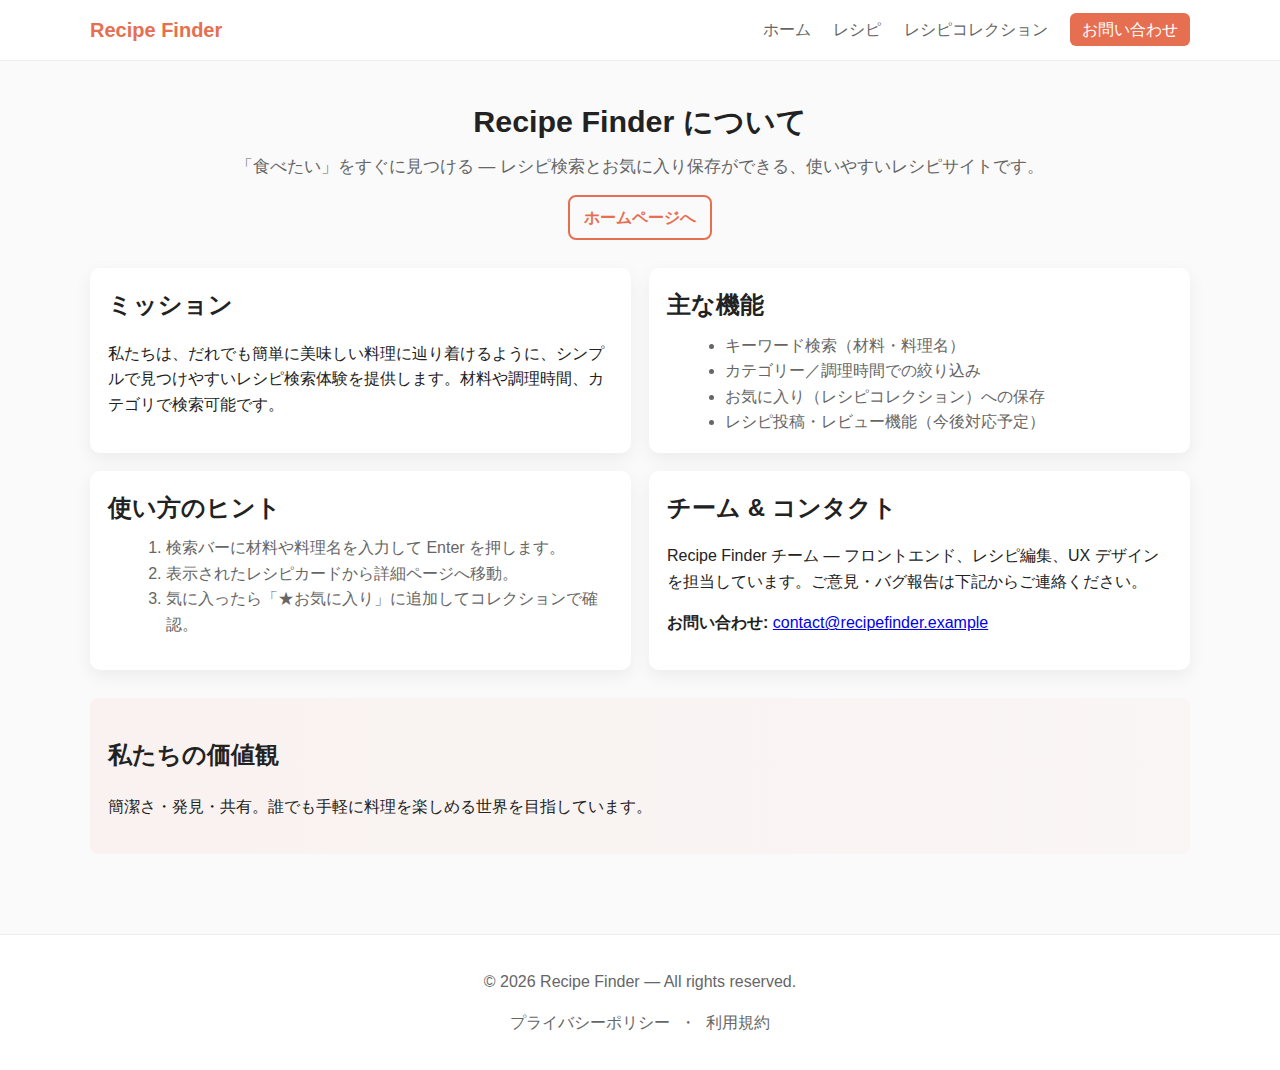
<file: about.html>
<!DOCTYPE html>
<html lang="ja">
<head>
<meta charset="utf-8" />
<meta name="viewport" content="width=device-width,initial-scale=1" />
<title>Recipe Finder — サイトについて</title>
<link rel="stylesheet" href="./styles/about.css">
</head>
<body>
<header class="site-header">
<div class="container header-inner">
<a class="logo" href="index.html" aria-label="Recipe Finder ホームへ">Recipe Finder</a>
<nav class="global-nav" aria-label="グローバルナビゲーション">
<a href="index.html">ホーム</a>
<a href="./recipeFinder.html">レシピ</a>
<a href="./recipeCollection.html">レシピコレクション</a>
<a href="./contact.html" class="btn-primary">お問い合わせ</a>
</nav>
</div>
</header>
<main class="container main-content">
<section class="hero">
<h1>Recipe Finder について</h1>
<p class="lead">「食べたい」をすぐに見つける — レシピ検索とお気に入り保存ができる、使いやすいレシピサイトです。</p>
<a class="home-btn" href="./recipeFinder.html">ホームページへ</a>
</section>
<section class="about-grid">
<article class="card">
<h2>ミッション</h2>
<p>私たちは、だれでも簡単に美味しい料理に辿り着けるように、シンプルで見つけやすいレシピ検索体験を提供します。材料や調理時間、カテゴリで検索可能です。</p>
</article>
<article class="card">
<h2>主な機能</h2>
<ul>
<li>キーワード検索（材料・料理名）</li>
<li>カテゴリー／調理時間での絞り込み</li>
<li>お気に入り（レシピコレクション）への保存</li>
<li>レシピ投稿・レビュー機能（今後対応予定）</li>
</ul>
</article>
<article class="card">
<h2>使い方のヒント</h2>
<ol>
<li>検索バーに材料や料理名を入力して Enter を押します。</li>
<li>表示されたレシピカードから詳細ページへ移動。</li>
<li>気に入ったら「★お気に入り」に追加してコレクションで確認。</li>
</ol>
</article>
<article class="card">
<h2>チーム & コンタクト</h2>
<p>Recipe Finder チーム — フロントエンド、レシピ編集、UX デザインを担当しています。ご意見・バグ報告は下記からご連絡ください。</p>
<p><strong>お問い合わせ:</strong> <a href="mailto:contact@recipefinder.example">contact@recipefinder.example</a></p>
</article>
</section>
<section class="values">
<h2>私たちの価値観</h2>
<p>簡潔さ・発見・共有。誰でも手軽に料理を楽しめる世界を目指しています。</p>
</section>
</main>
<footer class="site-footer">
<div class="container">
<p>© <span id="year"></span> Recipe Finder — All rights reserved.</p>
<p class="small"><a href="privacy.html">プライバシーポリシー</a> ・ <a href="terms.html">利用規約</a></p>
</div>
</footer>
<script>
   // フッターの年を現在年で表示
   document.getElementById('year').textContent = new Date().getFullYear();
</script>
</body>
</html>
</file>
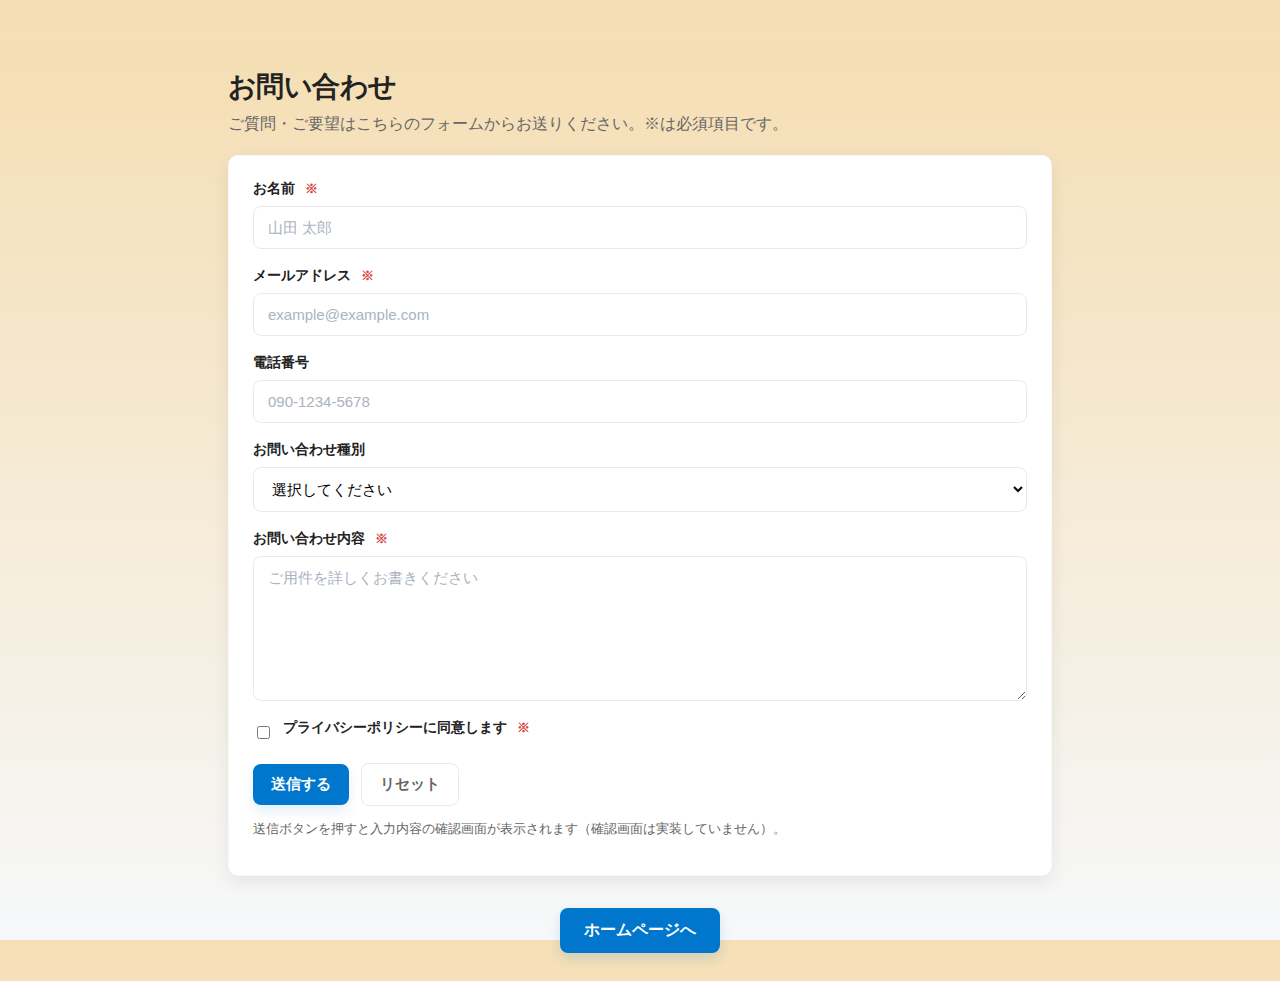
<file: contact.html>
<!doctype html>
<html lang="ja">
<head>
<meta charset="utf-8" />
<meta name="viewport" content="width=device-width,initial-scale=1" />
<title>お問い合わせ</title>
<link rel="stylesheet" href="./styles/contact.css" />
</head>
<body>
<main class="container">
<h1 class="page-title">お問い合わせ</h1>
<p class="intro">ご質問・ご要望はこちらのフォームからお送りください。※は必須項目です。</p>
<form class="contact-form" action="#" method="post" novalidate>
<div class="form-row">
<label for="name">お名前 <span class="required">※</span></label>
<input id="name" name="name" type="text" placeholder="山田 太郎" required aria-required="true" />
</div>
<div class="form-row">
<label for="email">メールアドレス <span class="required">※</span></label>
<input id="email" name="email" type="email" placeholder="example@example.com" required aria-required="true" />
</div>
<div class="form-row">
<label for="phone">電話番号</label>
<input id="phone" name="phone" type="tel" placeholder="090-1234-5678" />
</div>
<div class="form-row">
<label for="category">お問い合わせ種別</label>
<select id="category" name="category">
<option value="">選択してください</option>
<option>製品について</option>
<option>ご注文・配送</option>
<option>採用・取材</option>
<option>その他</option>
</select>
</div>
<div class="form-row">
<label for="message">お問い合わせ内容 <span class="required">※</span></label>
<textarea id="message" name="message" rows="7" placeholder="ご用件を詳しくお書きください" required aria-required="true"></textarea>
</div>
<div class="form-row checkbox-row">
<input id="privacy" name="privacy" type="checkbox" required aria-required="true" />
<label for="privacy" class="checkbox-label">プライバシーポリシーに同意します <span class="required">※</span></label>
</div>
<div class="form-actions">
<button type="submit" class="btn-submit">送信する</button>
<button type="reset" class="btn-reset">リセット</button>
</div>
<p class="note">送信ボタンを押すと入力内容の確認画面が表示されます（確認画面は実装していません）。</p>
</form>
<div class="home-button-wrapper">
    <a href="./recipeFinder.html" class="btn-home">ホームページへ</a>
</div>
</main>
</body>
</html>
</file>
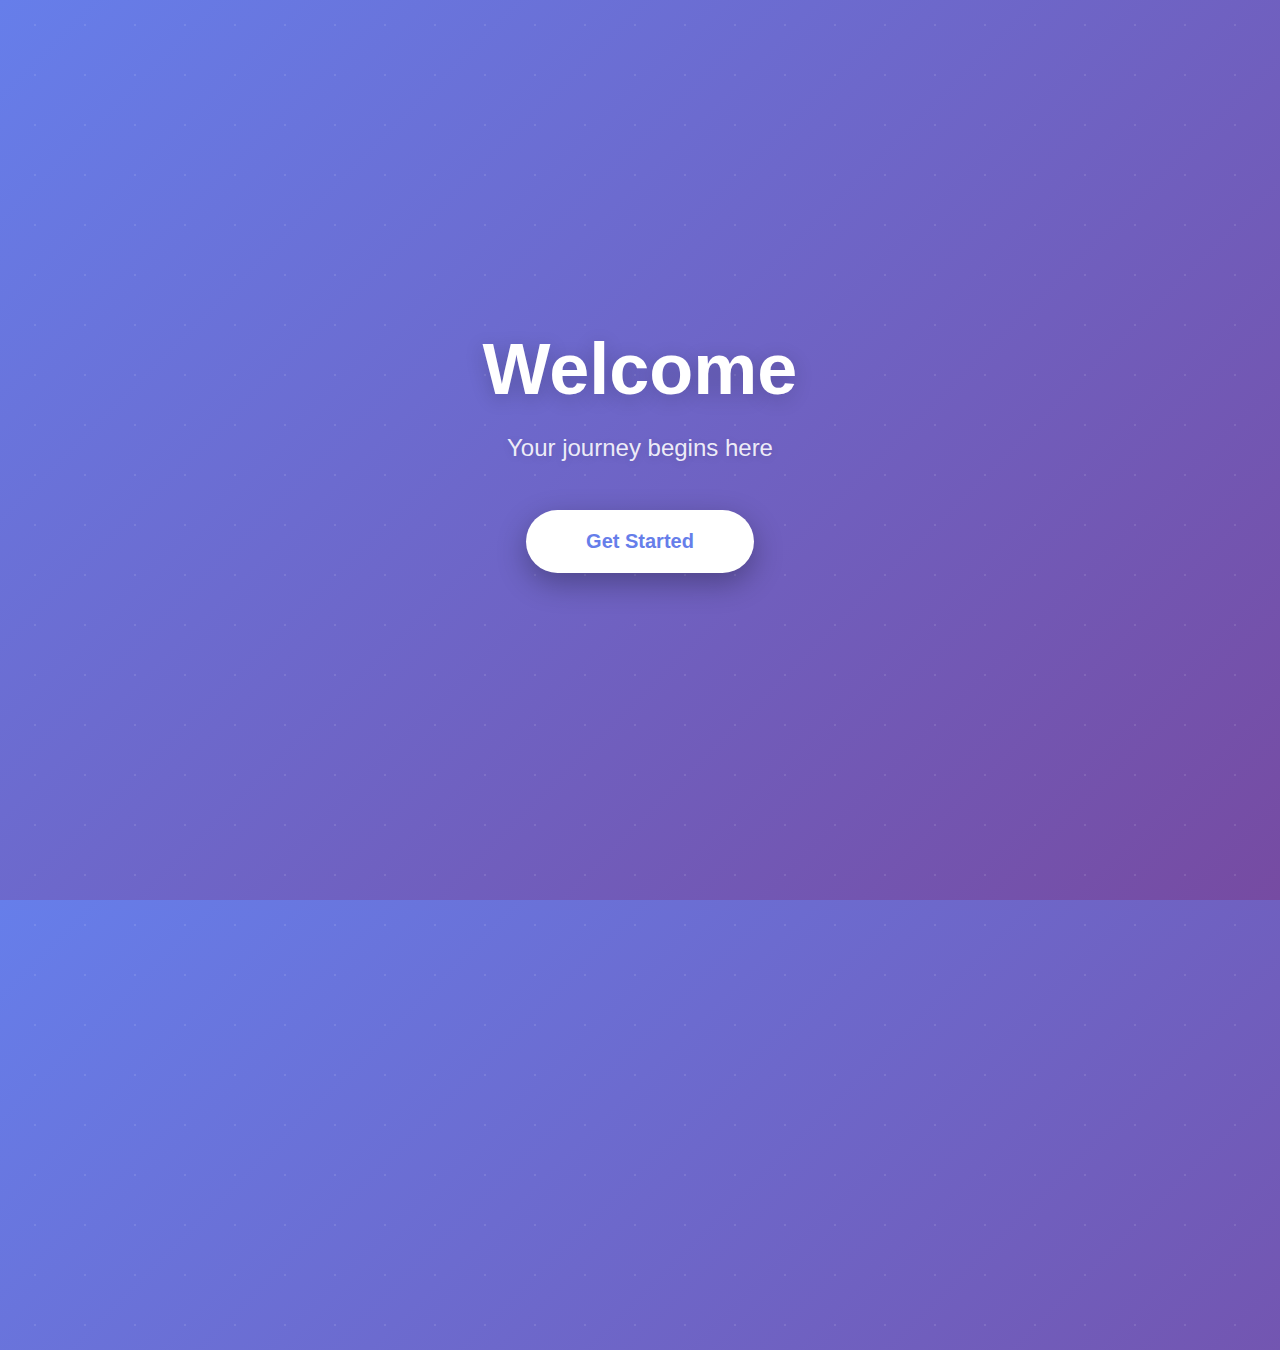
<file: getStarted.html>
<!DOCTYPE html>
<html lang="en">
<head>
    <meta charset="UTF-8">
    <meta name="viewport" content="width=device-width, initial-scale=1.0">
    <title>Get Started</title>
    <style>
        * {
            margin: 0;
            padding: 0;
            box-sizing: border-box;
        }

        body {
            font-family: -apple-system, BlinkMacSystemFont, 'Segoe UI', Roboto, Oxygen, Ubuntu, Cantarell, sans-serif;
            min-height: 100vh;
            display: flex;
            align-items: center;
            justify-content: center;
            background: linear-gradient(135deg, #667eea 0%, #764ba2 100%);
            position: relative;
            overflow: hidden;
        }

        body::before {
            content: '';
            position: absolute;
            width: 200%;
            height: 200%;
            background: radial-gradient(circle, rgba(255,255,255,0.1) 1px, transparent 1px);
            background-size: 50px 50px;
            animation: moveBackground 20s linear infinite;
        }

        @keyframes moveBackground {
            0% {
                transform: translate(0, 0);
            }
            100% {
                transform: translate(50px, 50px);
            }
        }

        .container {
            text-align: center;
            z-index: 1;
            animation: fadeIn 1s ease-out;
        }

        @keyframes fadeIn {
            from {
                opacity: 0;
                transform: translateY(30px);
            }
            to {
                opacity: 1;
                transform: translateY(0);
            }
        }

        h1 {
            font-size: 72px;
            color: white;
            font-weight: 700;
            margin-bottom: 24px;
            text-shadow: 0 4px 20px rgba(0, 0, 0, 0.2);
        }

        p {
            font-size: 24px;
            color: rgba(255, 255, 255, 0.9);
            margin-bottom: 48px;
            text-shadow: 0 2px 10px rgba(0, 0, 0, 0.1);
        }

        .btn {
            display: inline-block;
            padding: 20px 60px;
            background: white;
            color: #667eea;
            font-size: 20px;
            font-weight: 600;
            border: none;
            border-radius: 50px;
            cursor: pointer;
            text-decoration: none;
            transition: all 0.3s ease;
            box-shadow: 0 10px 30px rgba(0, 0, 0, 0.3);
        }

        .btn:hover {
            transform: translateY(-5px);
            box-shadow: 0 15px 40px rgba(0, 0, 0, 0.4);
            background: #f8f9fa;
        }

        .btn:active {
            transform: translateY(-2px);
        }

        @media (max-width: 768px) {
            h1 {
                font-size: 48px;
            }
            p {
                font-size: 18px;
            }
            .btn {
                padding: 16px 48px;
                font-size: 18px;
            }
        }
    </style>
</head>
<body>
    <div class="container">
        <h1>Welcome</h1>
        <p>Your journey begins here</p>
        <button class="btn" onclick="handleGetStarted()">Get Started</button>
    </div>

    <script>
        function handleGetStarted() {
            // Replace this with your desired action
            // For example: window.location.href = '/login';
            alert('Get Started button clicked! You can redirect to your login or signup page here.');
        }
    </script>
</body>
</html>
</file>
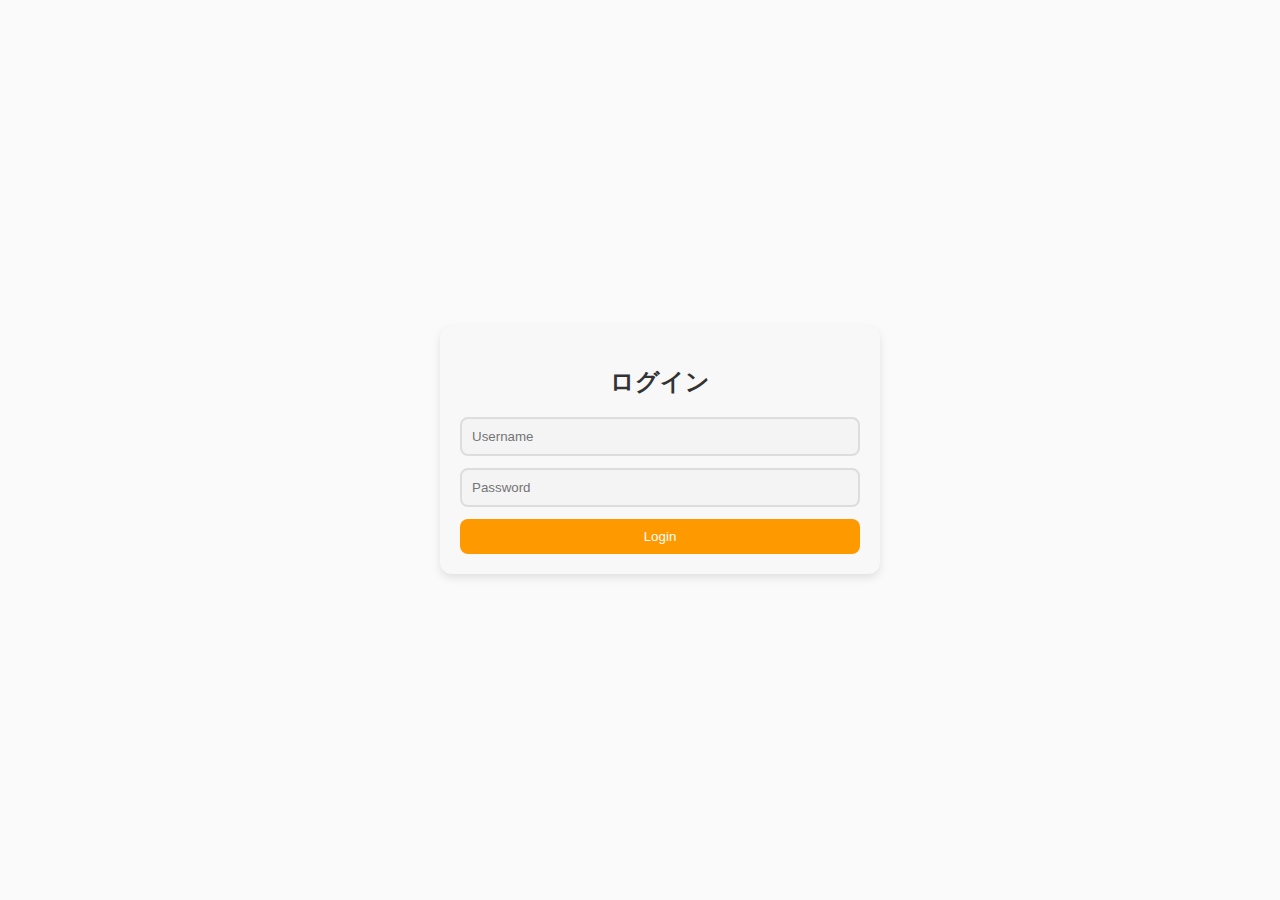
<file: login.html>
<!DOCTYPE html>
<html lang="ja">
<head>
    <meta charset="UTF-8">
    <meta name="viewport" content="width=device-width, initial-scale=1.0">
    <title>Login Form</title>
    <link rel="stylesheet" href="./styles/login.css"/>
</head>
<body>
<div class="container">
  <div class="card">
    <h2>ログイン</h2>
    <form>
      <input type="text" id="username" name="username" placeholder="Username" required>
      <input type="password" id="password" name="password" placeholder="Password" required>
      <button type="submit">Login</button>
    </form>
  </div>
</div>
</body>
</html>
</file>
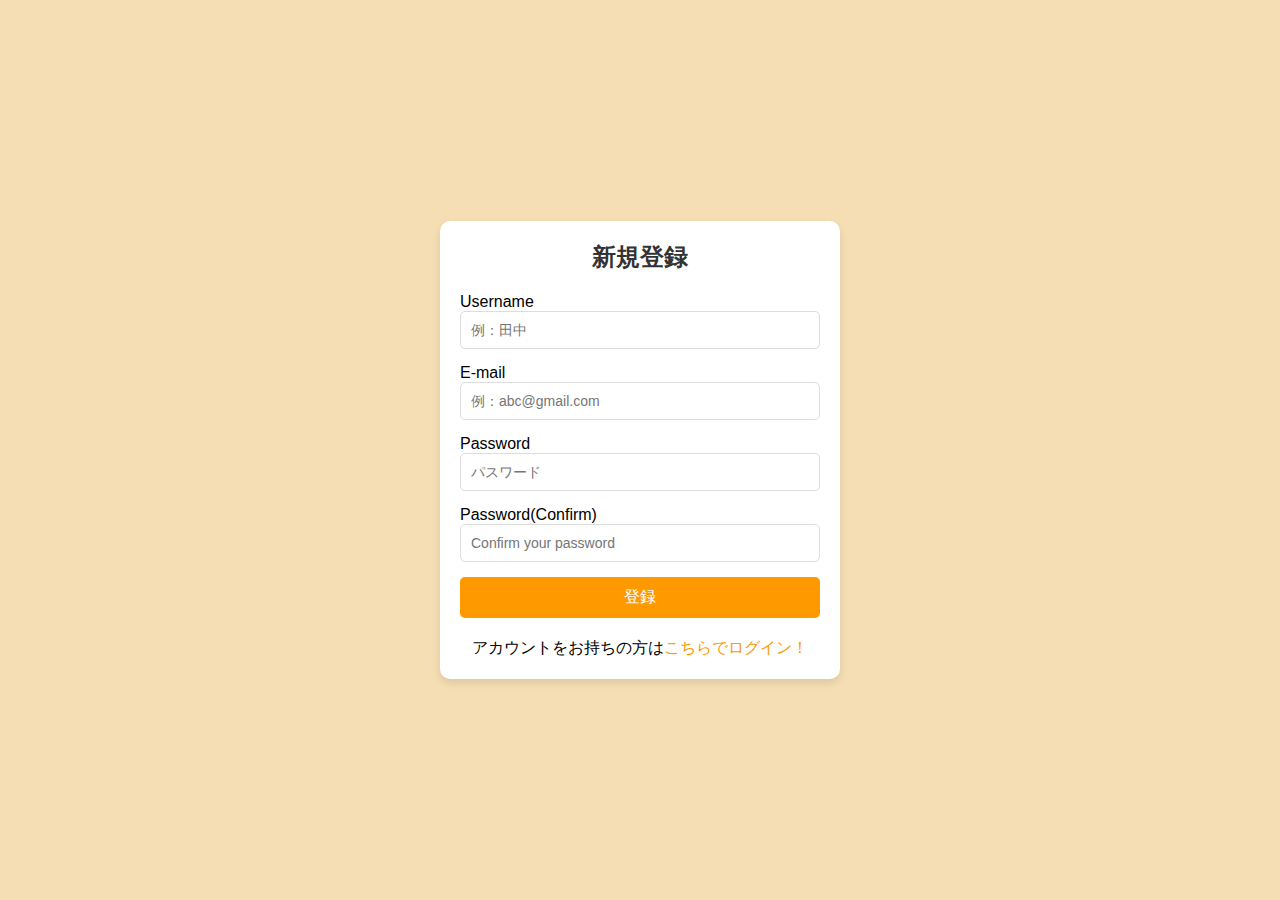
<file: signUp.html>
<html lang="en">
<head>
  <meta charset="UTF-8">
  <meta name="viewport" content="width=device-width, initial-scale=1.0">
  <title>Sign Up</title>
  <link rel="stylesheet" href="./styles/signUp.css">
</head>
<body>

  <div class="signup-container">
    <form id="signup-form" class="signup-form">
      <h2>新規登録</h2>
      
      <div class="input-group">
        <label for="username">Username</label>
        <input type="text" id="username" name="username" placeholder="例：田中" required>
        <small id="username-error" class="error-message"></small>
      </div>

      <div class="input-group">
        <label for="email">E-mail</label>
        <input type="email" id="email" name="email" placeholder="例：abc@gmail.com" required>
        <small id="email-error" class="error-message"></small>
      </div>

      <div class="input-group">
        <label for="password">Password</label>
        <input type="password" id="password" name="password" placeholder="パスワード" required>
        <small id="password-error" class="error-message"></small>
      </div>

      <div class="input-group">
        <label for="confirm-password">Password(Confirm)</label>
        <input type="password" id="confirm-password" name="confirm-password" placeholder="Confirm your password" required>
        <small id="confirm-password-error" class="error-message"></small>
      </div>

      <button type="submit" class="submit-btn">登録</button>

      <div class="login-link">
        <p>アカウントをお持ちの方は<a href="./login.html">こちらでログイン！</a></p>
      </div>
    </form>
  </div>

  <script src="./js/signup.js"></script>
</body>
</html>
</file>
<file: styles/about.css>
/* about.css */
/* 日本語フォントは環境に依存。必要なら @font-face や Google Fonts を追加してください */
:root{
 --brand: #e76f51;
 --bg: #fafafa;
 --card: #ffffff;
 --text: #222;
 --muted: #666;
 --radius: 10px;
 --container: 1100px;
}
* {
    box-sizing: border-box;
}
body{
 font-family: "Hiragino Kaku Gothic ProN","Noto Sans JP", "Yu Gothic", sans-serif;
 margin:0;
 color:var(--text);
 background:var(--bg);
 -webkit-font-smoothing:antialiased;
 line-height:1.6;
}
.container{
 max-width:var(--container);
 margin:0 auto;
 padding:0 20px;
}
/* ヘッダー */
.site-header{
 background:#fff;
 border-bottom:1px solid #eee;
 position:sticky;
 top:0;
 z-index:10;
}
.header-inner{
 display:flex;
 align-items:center;
 justify-content:space-between;
 padding:14px 0;
}
.logo{
 font-weight:700;
 text-decoration:none;
 color:var(--brand);
 font-size:1.25rem;
}
.global-nav a{
 margin-left:18px;
 text-decoration:none;
 color:var(--muted);
 font-weight:500;
}
.global-nav a.btn-primary{
 padding:8px 12px;
 background:var(--brand);
 color:#fff;
 border-radius:6px;
 text-decoration:none;
}
/* メイン */
.main-content{ padding:36px 0 80px; }
.hero{
 text-align:center;
 margin-bottom:28px;
}
.hero h1{ margin:0 0 8px; font-size:1.9rem; }
.lead{ color:var(--muted); margin:0 0 14px; font-size:1.05rem; }
.home-btn{
 display:inline-block;
 background:transparent;
 border:2px solid var(--brand);
 color:var(--brand);
 padding:8px 14px;
 border-radius:8px;
 text-decoration:none;
 font-weight:600;
}
/* グリッド */
.about-grid{
 display:grid;
 grid-template-columns:repeat(2,1fr);
 gap:18px;
 margin-top:18px;
}
.card{
 background:var(--card);
 border-radius:var(--radius);
 padding:18px;
 box-shadow:0 6px 18px rgba(25,25,25,0.06);
}
.card h2{ margin-top:0; margin-bottom:8px; }
.card ul, .card ol{ margin:0 0 0 18px; color:var(--muted); }
/* 価値観セクション */
.values{
 margin-top:28px;
 padding:18px;
 background:linear-gradient(90deg, rgba(231,111,81,0.06), rgba(231,111,81,0.03));
 border-radius:8px;
}
/* フッター */
.site-footer{
 background:#fff;
 border-top:1px solid #eee;
 padding:18px 0;
 text-align:center;
 color:var(--muted);
}
.small a{ color:var(--muted); text-decoration:none; margin:0 6px; }
/* レスポンシブ */
@media (max-width:880px){
 .about-grid{ grid-template-columns:1fr; }
 .header-inner{ flex-direction:column; gap:8px; align-items:flex-start; }
 .global-nav{ display:flex; gap:8px; flex-wrap:wrap; }
}
</file>
<file: styles/contact.css>
/* contact.css - シンプルでモダンなスタイル */
:root{
 --bg:#f6f8fa;
 --card:#ffffff;
 --accent:#0077cc;
 --text:#222;
 --muted:#666;
 --radius:10px;
 --shadow: 0 6px 18px rgba(18, 38, 63, 0.08);
 --gap:18px;
 font-family: "Yu Gothic UI","Hiragino Kaku Gothic ProN","Noto Sans JP",sans-serif;
 box-sizing: border-box;
}
*{box-sizing: inherit;}
html,body{
 height:100%;
 margin:0;
 background: linear-gradient(180deg, wheat 0%, var(--bg) 100%);
 color:var(--text);
 -webkit-font-smoothing:antialiased;
 -moz-osx-font-smoothing:grayscale;
}
.container{
 max-width:880px;
 margin:40px auto;
 padding:28px;
}
.page-title{
 margin:0 0 8px 0;
 font-size:28px;
 letter-spacing: -0.02em;
}
.intro{
 margin:0 0 20px 0;
 color:var(--muted);
}
/* フォーム全体 */
.contact-form{
 background:var(--card);
 border-radius:var(--radius);
 padding:24px;
 box-shadow:var(--shadow);
 border:1px solid rgba(20,20,20,0.03);
}
/* 各行 */
.form-row{
 display:flex;
 flex-direction:column;
 margin-bottom: var(--gap);
}
/* ラベル */
.form-row > label{
 font-weight:600;
 margin-bottom:8px;
 font-size:14px;
}
.required{
 color:#d64545;
 margin-left:6px;
 font-weight:700;
 font-size:13px;
}
/* 入力・選択・テキストエリア */
input[type="text"],
input[type="email"],
input[type="tel"],
select,
textarea{
 padding:12px 14px;
 border-radius:8px;
 border:1px solid #e6e9ee;
 background:#fff;
 font-size:15px;
 outline:none;
 transition: box-shadow .15s ease, border-color .15s ease;
}
input:focus,
select:focus,
textarea:focus{
 border-color: var(--accent);
 box-shadow: 0 6px 16px rgba(0,119,204,0.08);
}
/* チェックボックス行 */
.checkbox-row{
 flex-direction:row;
 align-items:center;
 gap:10px;
 margin-bottom: var(--gap);
}
.checkbox-label{
 margin:0;
 font-weight:500;
 font-size:14px;
}
/* ボタン */
.form-actions{
 display:flex;
 gap:12px;
 align-items:center;
 margin-top:6px;
}
.btn-submit,
.btn-reset{
 padding:11px 18px;
 border-radius:8px;
 font-weight:700;
 border:none;
 cursor:pointer;
 font-size:15px;
}
.btn-submit{
 background:var(--accent);
 color:#fff;
 box-shadow: 0 6px 12px rgba(0,119,204,0.12);
}
.btn-reset{
 background:transparent;
 color:var(--muted);
 border:1px solid #e6e9ee;
}
/* 注意書き */
.note{
 margin-top:14px;
 font-size:13px;
 color:var(--muted);
}
/* モバイル調整 */
@media (max-width:600px){
 .container{ padding:16px; margin:20px 12px;}
 .page-title{ font-size:22px; }
 .contact-form{ padding:18px; }
}
/* 視覚的な微調整 */
input::placeholder, textarea::placeholder{
 color:#aab3bf;
}
/* ホームページへボタン */
.home-button-wrapper {
 text-align: center;
 margin-top: 32px;
}
.btn-home {
 display: inline-block;
 background: var(--accent);
 color: #fff;
 padding: 12px 24px;
 border-radius: 8px;
 font-weight: 700;
 text-decoration: none;
 font-size: 16px;
 transition: background 0.2s, transform 0.1s ease;
 box-shadow: 0 6px 12px rgba(0,119,204,0.15);
}
.btn-home:hover {
 background: #ff9900;
 transform: translateY(-2px);
}
</file>
<file: styles/login.css>
body {
  font-family: "Comic Sans MS", cursive;
  margin: 0;
  display: flex;
  align-items: center;
  justify-content: center;
  min-height: 100vh;
  background: #fafafa; /* Warna latar belakang abu-abu muda */
  color: #333;
}

.container {
  width: 100%;
  max-width: 400px;
}

.card {
  width: 100%;
  background-color: #f8f8f8; /* Warna card */
  padding: 20px;
  border-radius: 12px; /* Border radius card */
  box-shadow: 0 4px 8px rgba(0, 0, 0, 0.1);
}

h2 {
  text-align: center;
  color: #333;
}

form {
  display: flex;
  flex-direction: column;
}

input {
  padding: 10px;
  margin-bottom: 12px;
  border: 2px solid #ddd; /* Border color input */
  border-radius: 8px; /* Border radius input */
  transition: border-color 0.3s ease-in-out;
  outline: none;
  color: #333;
  background-color: #f4f4f4; /* Warna input */
}

input:focus {
  border-color: #ff9900; /* Warna input saat focus */
}

button {
  background-color: #ff9900; /* Warna button */
  color: #fff;
  padding: 10px;
  border: none;
  border-radius: 8px; /* Border radius button */
  cursor: pointer;
  transition: background-color 0.3s ease-in-out;
}

button:hover {
  background-color: #ff6600; /* Warna button saat hover */
}
</file>
<file: styles/signUp.css>
* {
  margin: 0;
  padding: 0;
  box-sizing: border-box;
}

body {
  font-family: 'Arial', sans-serif;
  background-color: wheat;
  display: flex;
  justify-content: center;
  align-items: center;
  height: 100vh;
}

.signup-container {
  background-color: white;
  width: 400px;
  padding: 20px;
  border-radius: 10px;
  box-shadow: 0 4px 8px rgba(0, 0, 0, 0.1);
}

.signup-form {
  display: flex;
  flex-direction: column;
}

h2 {
  text-align: center;
  margin-bottom: 20px;
  color: #333;
}

.input-group {
  margin-bottom: 15px;
}

input[type="text"], input[type="email"], input[type="password"] {
  width: 100%;
  padding: 10px;
  border: 1px solid #ddd;
  border-radius: 5px;
  font-size: 14px;
}

input[type="text"]:focus, input[type="email"]:focus, input[type="password"]:focus {
  outline: none;
  border-color: #ff9900;
}

button.submit-btn {
  padding: 10px;
  background-color: #ff9900;
  border: none;
  border-radius: 5px;
  color: white;
  font-size: 16px;
  cursor: pointer;
}

button.submit-btn:hover {
  background-color: #ff9900;
}

.error-message {
  color: red;
  font-size: 12px;
  margin-top: 5px;
}

.login-link {
  text-align: center;
  margin-top: 20px;
}

.login-link a {
  color: #ff9900;
  text-decoration: none;
}

.login-link a:hover {
  text-decoration: underline;
}
</file>
